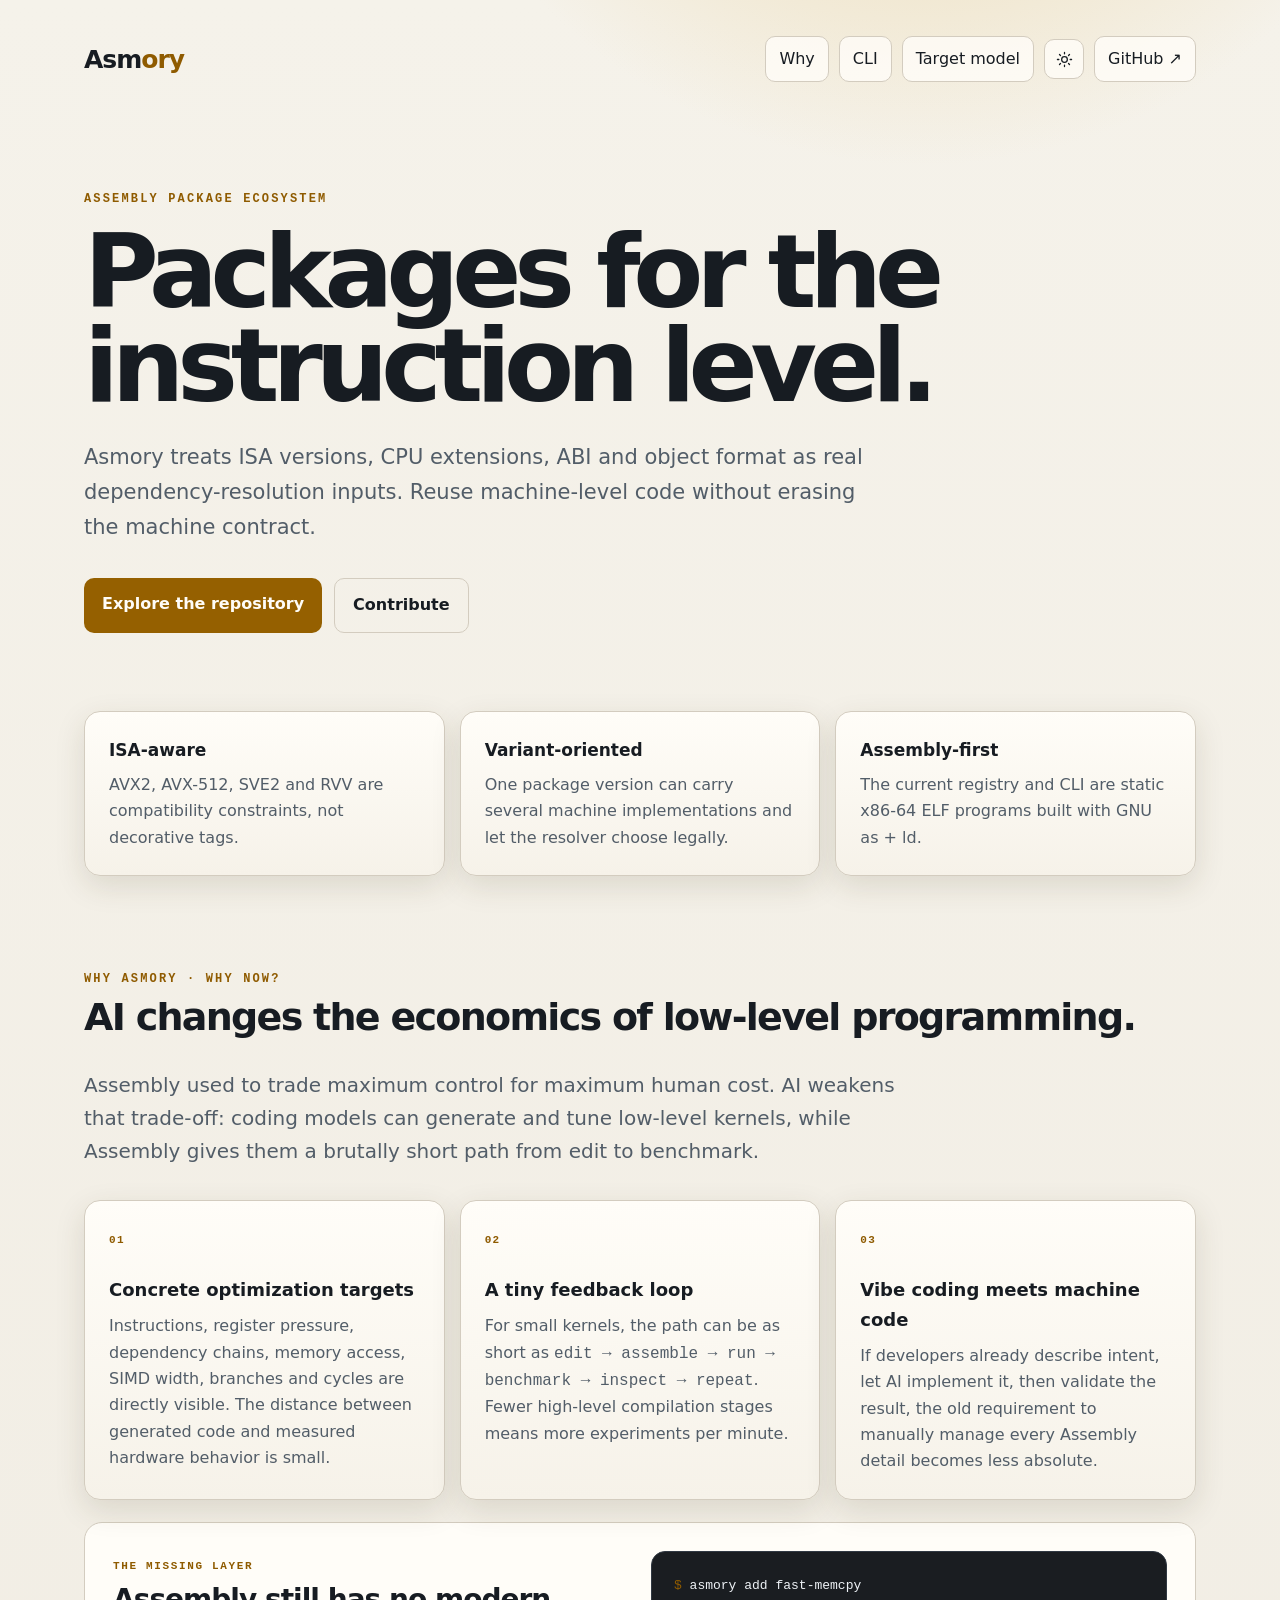
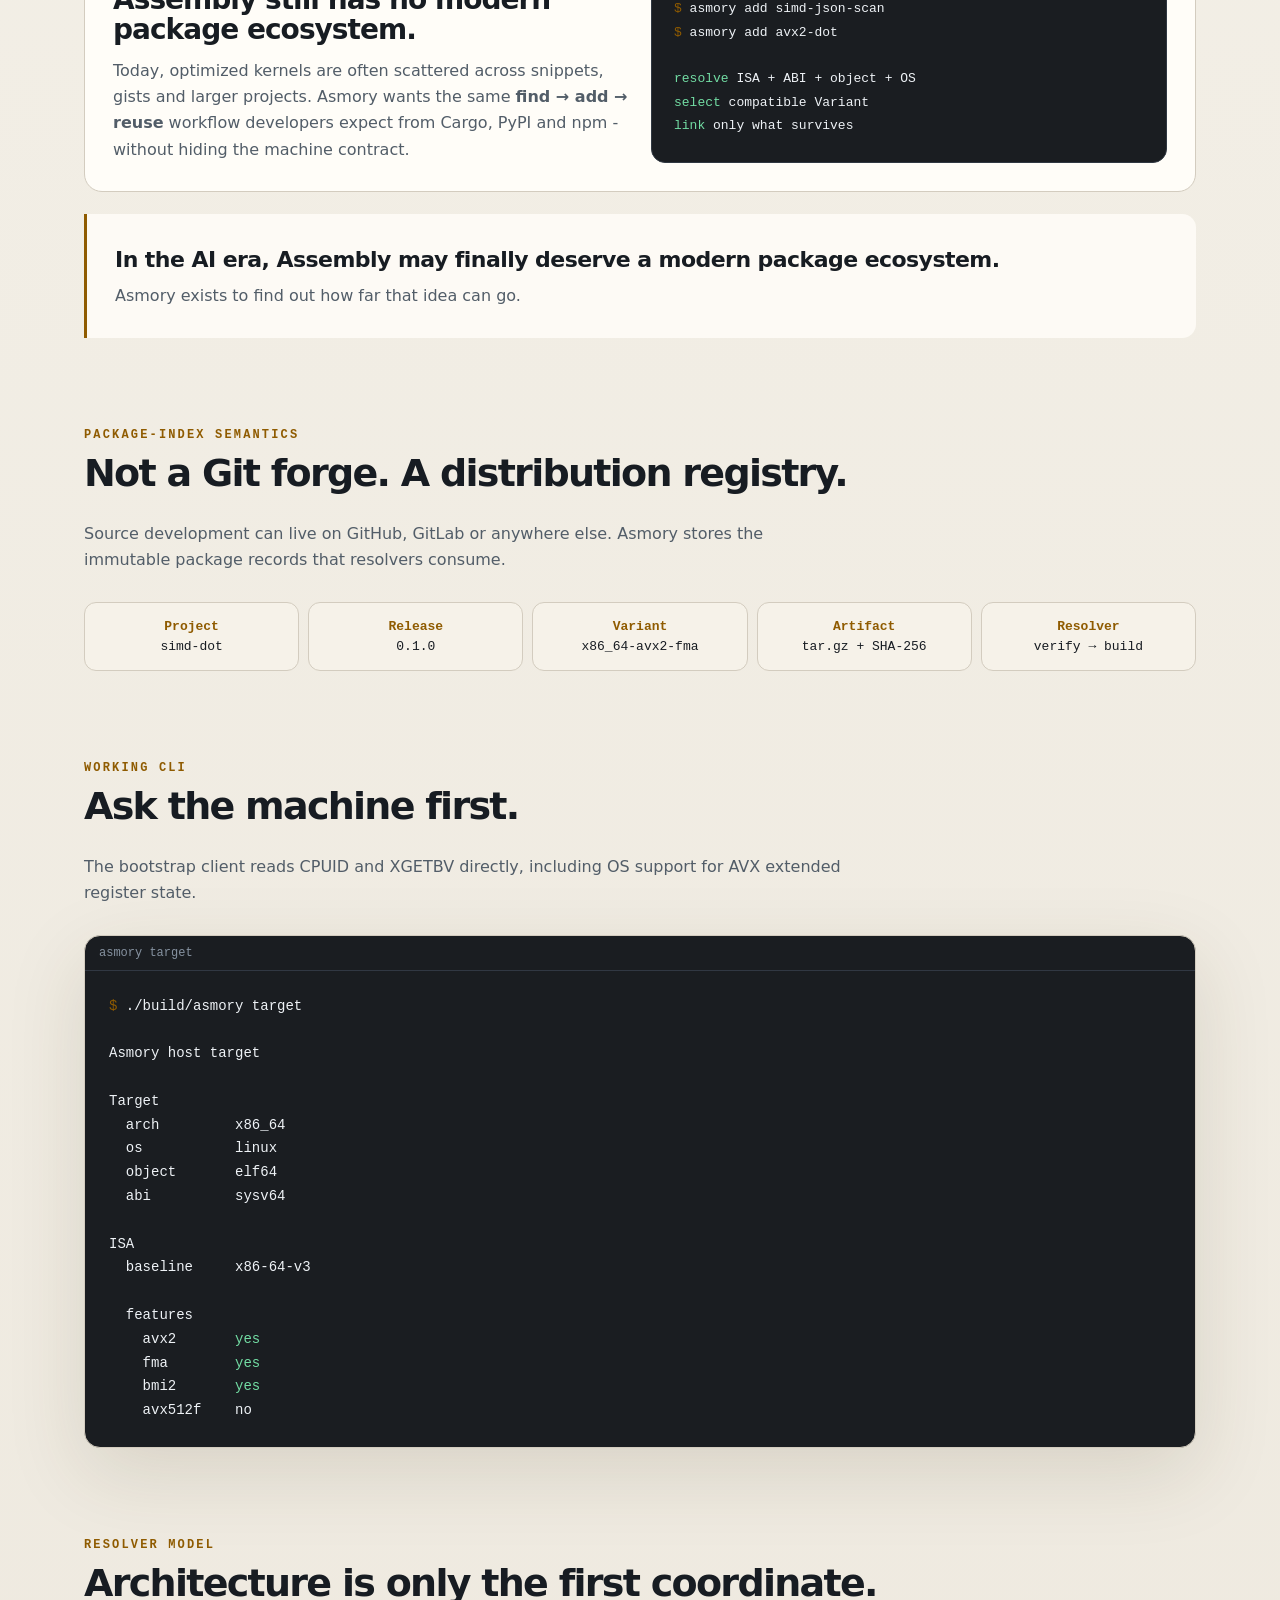
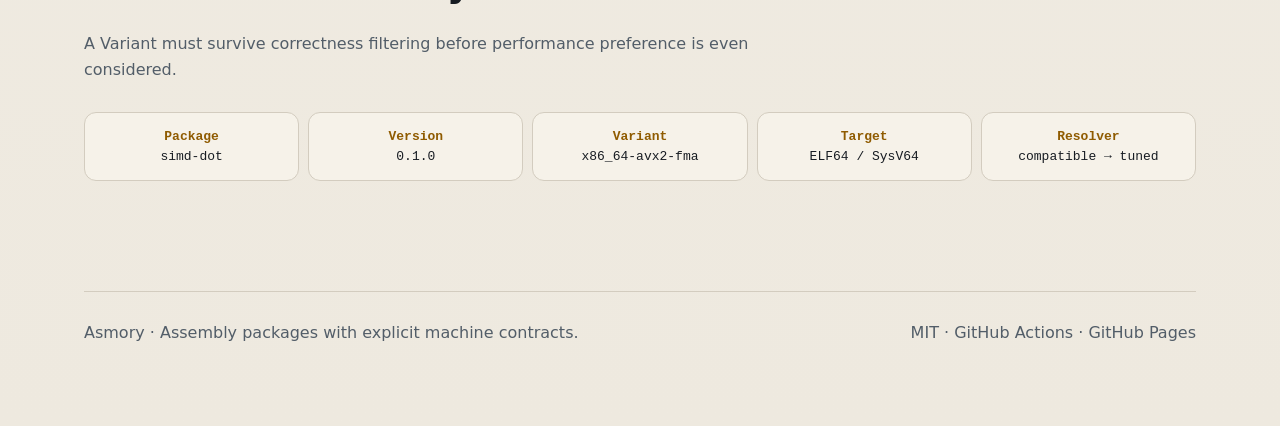
<file: site/index.html>
<!doctype html>
<html lang="en">
<head>
<meta charset="utf-8">
<meta name="viewport" content="width=device-width,initial-scale=1">
<meta name="theme-color" content="#080a0d">
<title>Asmory — Packages for the instruction level</title>
<meta name="description" content="Assembly package registry with ISA-aware target and Variant resolution.">
<script>
try{
  const t=localStorage.getItem('asmory-theme');
  if(t==='light'||t==='dark') document.documentElement.dataset.theme=t;
}catch(_){}
</script>
<link rel="stylesheet" href="./style.css">
</head>
<body><main>
<nav>
  <div class="brand">Asm<span>ory</span></div>
  <div class="navlinks">
    <a class="chip hide" href="#why">Why</a>
    <a class="chip hide" href="#cli">CLI</a>
    <a class="chip hide" href="#model">Target model</a>
    <button class="theme-toggle" type="button" data-theme-toggle title="Toggle theme">
      <svg class="sun" viewBox="0 0 24 24" aria-hidden="true"><circle cx="12" cy="12" r="4"></circle><path d="M12 2v2M12 20v2M4.93 4.93l1.41 1.41M17.66 17.66l1.41 1.41M2 12h2M20 12h2M4.93 19.07l1.41-1.41M17.66 6.34l1.41-1.41"></path></svg>
      <svg class="moon" viewBox="0 0 24 24" aria-hidden="true"><path d="M20.2 15.3A8.3 8.3 0 0 1 8.7 3.8 8.7 8.7 0 1 0 20.2 15.3Z"></path></svg>
    </button>
    <a class="chip" href="https://github.com/Asmory/Asmory">GitHub ↗</a>
  </div>
</nav>

<section class="hero">
  <div class="kicker">Assembly package ecosystem</div>
  <h1>Packages for the instruction level.</h1>
  <p class="lead">Asmory treats ISA versions, CPU extensions, ABI and object format as real dependency-resolution inputs. Reuse machine-level code without erasing the machine contract.</p>
  <div class="actions">
    <a class="btn" href="https://github.com/Asmory/Asmory">Explore the repository</a>
    <a class="btn alt" href="https://github.com/Asmory/Asmory/blob/main/CONTRIBUTING.md">Contribute</a>
  </div>
</section>

<div class="grid">
  <div class="card"><h3>ISA-aware</h3><p>AVX2, AVX-512, SVE2 and RVV are compatibility constraints, not decorative tags.</p></div>
  <div class="card"><h3>Variant-oriented</h3><p>One package version can carry several machine implementations and let the resolver choose legally.</p></div>
  <div class="card"><h3>Assembly-first</h3><p>The current registry and CLI are static x86-64 ELF programs built with GNU as + ld.</p></div>
</div>


<section class="section why" id="why">
  <div class="kicker">Why Asmory · Why now?</div>
  <h2>AI changes the economics of low-level programming.</h2>
  <p class="why-lead">Assembly used to trade maximum control for maximum human cost. AI weakens that trade-off: coding models can generate and tune low-level kernels, while Assembly gives them a brutally short path from edit to benchmark.</p>

  <div class="why-grid">
    <article class="why-card">
      <span class="why-num">01</span>
      <h3>Concrete optimization targets</h3>
      <p>Instructions, register pressure, dependency chains, memory access, SIMD width, branches and cycles are directly visible. The distance between generated code and measured hardware behavior is small.</p>
    </article>

    <article class="why-card">
      <span class="why-num">02</span>
      <h3>A tiny feedback loop</h3>
      <p>For small kernels, the path can be as short as <code>edit → assemble → run → benchmark → inspect → repeat</code>. Fewer high-level compilation stages means more experiments per minute.</p>
    </article>

    <article class="why-card">
      <span class="why-num">03</span>
      <h3>Vibe coding meets machine code</h3>
      <p>If developers already describe intent, let AI implement it, then validate the result, the old requirement to manually manage every Assembly detail becomes less absolute.</p>
    </article>
  </div>

  <div class="why-thesis">
    <div>
      <span class="why-label">The missing layer</span>
      <h3>Assembly still has no modern package ecosystem.</h3>
      <p>Today, optimized kernels are often scattered across snippets, gists and larger projects. Asmory wants the same <strong>find → add → reuse</strong> workflow developers expect from Cargo, PyPI and npm - without hiding the machine contract.</p>
    </div>
    <pre><span class="gold">$</span> asmory add fast-memcpy
<span class="gold">$</span> asmory add simd-json-scan
<span class="gold">$</span> asmory add avx2-dot

<span class="ok">resolve</span> ISA + ABI + object + OS
<span class="ok">select</span> compatible Variant
<span class="ok">link</span> only what survives</pre>
  </div>

  <blockquote class="manifesto">
    <strong>In the AI era, Assembly may finally deserve a modern package ecosystem.</strong>
    <span>Asmory exists to find out how far that idea can go.</span>
  </blockquote>
</section>


<section class="section" id="registry-model"><div class="kicker">Package-index semantics</div><h2>Not a Git forge. A distribution registry.</h2><p>Source development can live on GitHub, GitLab or anywhere else. Asmory stores the immutable package records that resolvers consume.</p><div class="flow registry-flow"><div><b>Project</b>simd-dot</div><div><b>Release</b>0.1.0</div><div><b>Variant</b>x86_64-avx2-fma</div><div><b>Artifact</b>tar.gz + SHA-256</div><div><b>Resolver</b>verify → build</div></div></section>

<section class="section" id="cli">
  <div class="kicker">Working CLI</div>
  <h2>Ask the machine first.</h2>
  <p>The bootstrap client reads CPUID and XGETBV directly, including OS support for AVX extended register state.</p>
  <div class="terminal">
    <div class="termbar">asmory target</div>
    <pre><span class="gold">$</span> ./build/asmory target

Asmory host target

Target
  arch         x86_64
  os           linux
  object       elf64
  abi          sysv64

ISA
  baseline     x86-64-v3

  features
    avx2       <span class="ok">yes</span>
    fma        <span class="ok">yes</span>
    bmi2       <span class="ok">yes</span>
    avx512f    no</pre>
  </div>
</section>

<section class="section" id="model">
  <div class="kicker">Resolver model</div>
  <h2>Architecture is only the first coordinate.</h2>
  <p>A Variant must survive correctness filtering before performance preference is even considered.</p>
  <div class="flow">
    <div><b>Package</b>simd-dot</div>
    <div><b>Version</b>0.1.0</div>
    <div><b>Variant</b>x86_64-avx2-fma</div>
    <div><b>Target</b>ELF64 / SysV64</div>
    <div><b>Resolver</b>compatible → tuned</div>
  </div>
</section>

<footer>
  <span>Asmory · Assembly packages with explicit machine contracts.</span>
  <span>MIT · GitHub Actions · GitHub Pages</span>
</footer>
</main>
<script src="./theme.js"></script>
</body>
</html>
</file>
<file: site/style.css>
:root{
  color-scheme:dark;
  --bg:#080a0d;
  --bg2:#0c1015;
  --glow:#302510;
  --panel:#10151b;
  --panel2:#0c1015;
  --line:#28313c;
  --text:#f3f6f9;
  --muted:#98a4b3;
  --accent:#f2b84b;
  --accent-strong:#ffc95f;
  --green:#6fd8a1;
  --terminal:#06080b;
  --shadow:rgba(0,0,0,.5);
}
:root[data-theme="light"]{
  color-scheme:light;
  --bg:#f5f2ea;
  --bg2:#eee9df;
  --glow:#ead5a4;
  --panel:#fffdf8;
  --panel2:#f6f2e9;
  --line:#d9d2c5;
  --text:#20262d;
  --muted:#68717b;
  --accent:#a86d00;
  --accent-strong:#805100;
  --green:#247a4b;
  --terminal:#1a1d21;
  --shadow:rgba(65,51,26,.13);
}
@media(prefers-color-scheme:light){
  :root:not([data-theme]){
    color-scheme:light;
    --bg:#f5f2ea;--bg2:#eee9df;--glow:#ead5a4;--panel:#fffdf8;--panel2:#f6f2e9;
    --line:#d9d2c5;--text:#20262d;--muted:#68717b;--accent:#a86d00;--accent-strong:#805100;
    --green:#247a4b;--terminal:#1a1d21;--shadow:rgba(65,51,26,.13);
  }
}
*{box-sizing:border-box}
html{scroll-behavior:smooth}
body{
  margin:0;
  background:radial-gradient(circle at 72% -10%,var(--glow) 0,transparent 33rem),linear-gradient(180deg,var(--bg),var(--bg2));
  color:var(--text);
  font:16px/1.65 Inter,system-ui,-apple-system,BlinkMacSystemFont,"Segoe UI",sans-serif;
  min-height:100vh;
}
a{color:inherit;text-decoration:none}
main{max-width:1160px;margin:auto;padding:36px 24px 80px}
nav{display:flex;align-items:center;justify-content:space-between;gap:20px}
.brand{font-size:25px;font-weight:850;letter-spacing:-.04em}.brand span,.gold{color:var(--accent)}
.navlinks{display:flex;gap:10px;align-items:center}
.chip,.theme-toggle{
  border:1px solid var(--line);background:color-mix(in srgb,var(--panel) 82%,transparent);
  padding:9px 13px;border-radius:10px;color:var(--muted)
}
.chip:hover{color:var(--text);border-color:color-mix(in srgb,var(--accent) 40%,var(--line))}
.theme-toggle{
  width:40px;height:40px;padding:0;display:grid;place-items:center;cursor:pointer;color:var(--text)
}
.theme-toggle svg{width:17px;height:17px;fill:none;stroke:currentColor;stroke-width:1.8;stroke-linecap:round;stroke-linejoin:round}
.theme-toggle .sun,.theme-toggle .moon{display:none}
:root[data-theme="light"] .theme-toggle .sun{display:block}
:root[data-theme="dark"] .theme-toggle .moon{display:block}
@media(prefers-color-scheme:light){:root:not([data-theme]) .theme-toggle .sun{display:block}}
@media(prefers-color-scheme:dark){:root:not([data-theme]) .theme-toggle .moon{display:block}}
.hero{padding:110px 0 78px;max-width:920px}
.kicker{color:var(--accent);font:700 12px/1.2 ui-monospace,SFMono-Regular,Consolas,monospace;letter-spacing:.18em;text-transform:uppercase}
h1{font-size:clamp(52px,9vw,102px);line-height:.92;letter-spacing:-.07em;margin:18px 0 28px}
.lead{font-size:21px;color:var(--muted);max-width:790px}
.actions{display:flex;gap:12px;flex-wrap:wrap;margin-top:34px}
.btn{background:var(--accent);color:#171108;padding:13px 18px;border-radius:10px;font-weight:800}
:root[data-theme="light"] .btn{color:#fffaf0}
@media(prefers-color-scheme:light){:root:not([data-theme]) .btn{color:#fffaf0}}
.btn.alt{background:transparent;color:var(--text);border:1px solid var(--line)}
.grid{display:grid;grid-template-columns:repeat(3,1fr);gap:15px}
.card{padding:24px;background:linear-gradient(180deg,var(--panel),var(--panel2));border:1px solid var(--line);border-radius:16px;box-shadow:0 10px 30px var(--shadow)}
.card h3{margin:0 0 8px;font-size:17px}.card p{color:var(--muted);margin:0}
.section{padding:80px 0 10px}.section h2{font-size:38px;letter-spacing:-.045em;margin:0 0 12px}.section>p{color:var(--muted);max-width:760px}
.terminal{margin-top:28px;background:var(--terminal);border:1px solid var(--line);border-radius:16px;overflow:hidden;box-shadow:0 25px 80px var(--shadow);color:#eef2f6}
.termbar{padding:10px 14px;border-bottom:1px solid #313843;color:#8692a0;font:12px ui-monospace,monospace}
.terminal pre{margin:0;padding:24px;overflow:auto;font:14px/1.7 ui-monospace,SFMono-Regular,Consolas,monospace}
.ok{color:#72dca3}.flow{display:grid;grid-template-columns:repeat(5,1fr);gap:9px;margin-top:28px}
.flow div{border:1px solid var(--line);background:var(--panel2);border-radius:12px;padding:16px;text-align:center;font:13px ui-monospace,monospace}
.flow b{display:block;color:var(--accent);margin-bottom:5px}
footer{margin-top:100px;padding-top:28px;border-top:1px solid var(--line);display:flex;justify-content:space-between;color:var(--muted);gap:20px;flex-wrap:wrap}
@media(max-width:800px){.grid{grid-template-columns:1fr}.flow{grid-template-columns:1fr}.hero{padding-top:72px}.navlinks .hide{display:none}}

/* ASMORY_PAGES_LIGHT_CONTRAST_V2 */

:root[data-theme="light"]{
  --text:#171c22;
  --muted:#525d68;
  --accent:#8f5b00;
  --accent-strong:#704600;
  --line:#d3ccbf;
}

:root[data-theme="light"] body,
:root[data-theme="light"] .brand,
:root[data-theme="light"] .chip,
:root[data-theme="light"] .theme-toggle,
:root[data-theme="light"] .btn.alt,
:root[data-theme="light"] .card h3,
:root[data-theme="light"] .flow div{
  color:var(--text);
}

:root[data-theme="light"] .lead,
:root[data-theme="light"] .card p,
:root[data-theme="light"] .section>p,
:root[data-theme="light"] footer{
  color:var(--muted);
}

:root[data-theme="light"] .btn:not(.alt){
  background:#956000;
  color:#fffdf8;
}

:root[data-theme="light"] .btn:not(.alt):hover{
  background:#784c00;
  color:#fffdf8;
}

/* Dark terminal is a deliberate contrast island. */
:root[data-theme="light"] .terminal,
:root[data-theme="light"] .terminal pre{
  color:#eef2f6;
}

:root[data-theme="light"] .terminal .gold{color:#f2b84b}
:root[data-theme="light"] .terminal .ok{color:#72dca3}

@media(prefers-color-scheme:light){
  :root:not([data-theme]){
    --text:#171c22;
    --muted:#525d68;
    --accent:#8f5b00;
    --accent-strong:#704600;
    --line:#d3ccbf;
  }

  :root:not([data-theme]) body,
  :root:not([data-theme]) .brand,
  :root:not([data-theme]) .chip,
  :root:not([data-theme]) .theme-toggle,
  :root:not([data-theme]) .btn.alt,
  :root:not([data-theme]) .card h3,
  :root:not([data-theme]) .flow div{
    color:var(--text);
  }

  :root:not([data-theme]) .lead,
  :root:not([data-theme]) .card p,
  :root:not([data-theme]) .section>p,
  :root:not([data-theme]) footer{
    color:var(--muted);
  }

  :root:not([data-theme]) .btn:not(.alt){
    background:#956000;
    color:#fffdf8;
  }

  :root:not([data-theme]) .terminal,
  :root:not([data-theme]) .terminal pre{
    color:#eef2f6;
  }
}

/* ASMORY_WHY_V1 */
.why{padding-top:96px}
.why-lead{font-size:20px!important;max-width:850px!important}
.why-grid{display:grid;grid-template-columns:repeat(3,1fr);gap:15px;margin-top:32px}
.why-card{padding:24px;border:1px solid var(--line);border-radius:16px;background:linear-gradient(180deg,var(--panel),var(--panel2));box-shadow:0 10px 30px var(--shadow)}
.why-card h3{font-size:18px;margin:24px 0 8px}
.why-card p{color:var(--muted);margin:0}
.why-num{font:700 11px ui-monospace,SFMono-Regular,Consolas,monospace;color:var(--accent);letter-spacing:.12em}
.why-thesis{display:grid;grid-template-columns:1fr 1fr;gap:22px;margin-top:22px;padding:28px;border:1px solid var(--line);border-radius:18px;background:var(--panel)}
.why-thesis h3{font-size:28px;line-height:1.08;letter-spacing:-.035em;margin:8px 0 12px}
.why-thesis p{color:var(--muted);margin:0}
.why-label{font:700 11px ui-monospace,SFMono-Regular,Consolas,monospace;text-transform:uppercase;letter-spacing:.15em;color:var(--accent)}
.why-thesis pre{margin:0;background:var(--terminal);color:#eef2f6;border:1px solid #303842;border-radius:14px;padding:22px;overflow:auto;font:13px/1.8 ui-monospace,SFMono-Regular,Consolas,monospace}
.manifesto{margin:22px 0 0;padding:28px;border-left:3px solid var(--accent);background:color-mix(in srgb,var(--panel) 86%,transparent);border-radius:0 14px 14px 0}
.manifesto strong{display:block;font-size:22px;letter-spacing:-.025em}
.manifesto span{display:block;color:var(--muted);margin-top:5px}
@media(max-width:800px){.why-grid,.why-thesis{grid-template-columns:1fr}}
</file>
